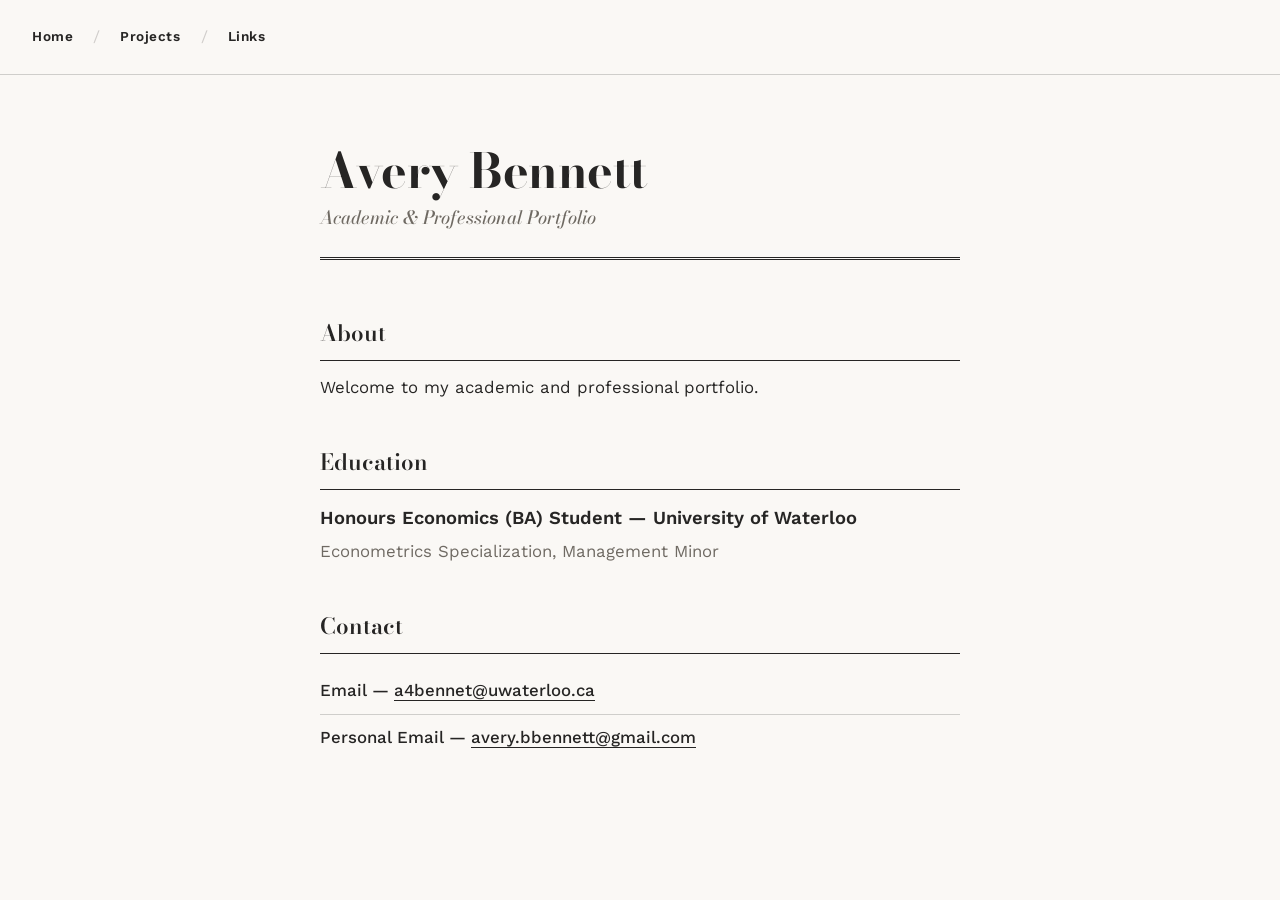
<file: index.html>
<!DOCTYPE html>
<html lang="en">
<head>
<meta charset="UTF-8">
<meta name="viewport" content="width=device-width, initial-scale=1, viewport-fit=cover">
<title>Avery Bennett — Portfolio</title>
<link rel="preconnect" href="https://fonts.googleapis.com">
<link rel="preconnect" href="https://fonts.gstatic.com" crossorigin>
<link href="https://fonts.googleapis.com/css2?family=Bodoni+Moda:ital,wght@0,500;0,600;0,700;0,800;1,500&family=Work+Sans:wght@400;500;600;700&display=swap" rel="stylesheet">
<style>
  :root {
    --ink: #262524;
    --paper: #faf8f5;
    --muted: #6f6a63;
    --rule: rgba(38,37,36,0.2);
  }

  body {
    margin: 0;
    background: var(--paper);
    color: var(--ink);
    font-family: "Work Sans", "Segoe UI", Helvetica, Arial, sans-serif;
    line-height: 1.6;
    -webkit-font-smoothing: antialiased;
  }

  nav {
    display: flex;
    align-items: center;
    gap: 1.25rem;
    padding: 1.5rem 2rem;
    border-bottom: 1px solid var(--rule);
  }
  nav a {
    color: var(--ink);
    text-decoration: none;
    font-weight: 600;
    font-size: 0.85rem;
    letter-spacing: 0.04em;
  }
  nav a:hover, nav a:focus-visible { color: var(--muted); }
  nav .sep { color: var(--rule); }

  main {
    max-width: 640px;
    margin: 0 auto;
    padding: 4.5rem 2rem 5rem;
  }

  .masthead {
    margin-bottom: 3.5rem;
    padding-bottom: 1.5rem;
    border-bottom: 3px double var(--ink);
  }

  h1 {
    font-family: "Bodoni Moda", Georgia, serif;
    font-weight: 700;
    font-size: clamp(2.2rem, 5vw, 3rem);
    line-height: 0.98;
    margin: 0 0 0.6rem;
    letter-spacing: -0.01em;
  }

  .role {
    font-family: "Bodoni Moda", Georgia, serif;
    font-style: italic;
    font-weight: 500;
    color: var(--muted);
    font-size: 1.15rem;
    margin: 0;
  }

  section { margin-bottom: 2.75rem; }

  h2 {
    font-family: "Bodoni Moda", Georgia, serif;
    font-weight: 600;
    font-size: 1.4rem;
    margin: 0 0 0.85rem;
    padding-bottom: 0.5rem;
    border-bottom: 1px solid var(--ink);
  }

  section p { margin: 0; font-size: 1.05rem; }

  .degree { font-weight: 600; font-size: 1.15rem; margin: 0 0 0.35rem; }
  .degree-detail { font-weight: 400; color: var(--muted); margin: 0; }

  ul.contact { list-style: none; margin: 0; padding: 0; }
  ul.contact li {
    font-weight: 500;
    font-size: 1.05rem;
    padding: 0.6rem 0;
    border-bottom: 1px solid var(--rule);
  }
  ul.contact li:last-child { border-bottom: none; }
  ul.contact a {
    color: var(--ink);
    text-decoration: none;
    border-bottom: 1px solid var(--ink);
  }
  ul.contact a:hover, ul.contact a:focus-visible { color: var(--muted); border-color: var(--muted); }
</style>
</head>
<body>

<nav>
  <a href="index.html">Home</a>
  <span class="sep">/</span>
  <a href="projects.html">Projects</a>
  <span class="sep">/</span>
  <a href="links.html">Links</a>
</nav>

<main>
  <div class="masthead">
    <h1>Avery Bennett</h1>
    <p class="role">Academic &amp; Professional Portfolio</p>
  </div>

  <section>
    <h2>About</h2>
    <p>Welcome to my academic and professional portfolio.</p>
  </section>

  <section>
    <h2>Education</h2>
    <p class="degree">Honours Economics (BA) Student — University of Waterloo</p>
    <p class="degree-detail">Econometrics Specialization, Management Minor</p>
  </section>

  <section>
    <h2>Contact</h2>
    <ul class="contact">
      <li>Email — <a href="mailto:a4bennet@uwaterloo.ca">a4bennet@uwaterloo.ca</a></li>
      <li>Personal Email — <a href="mailto:avery.bbennett@gmail.com">avery.bbennett@gmail.com</a></li>
    </ul>
  </section>
</main>

</body>
</html>
</file>
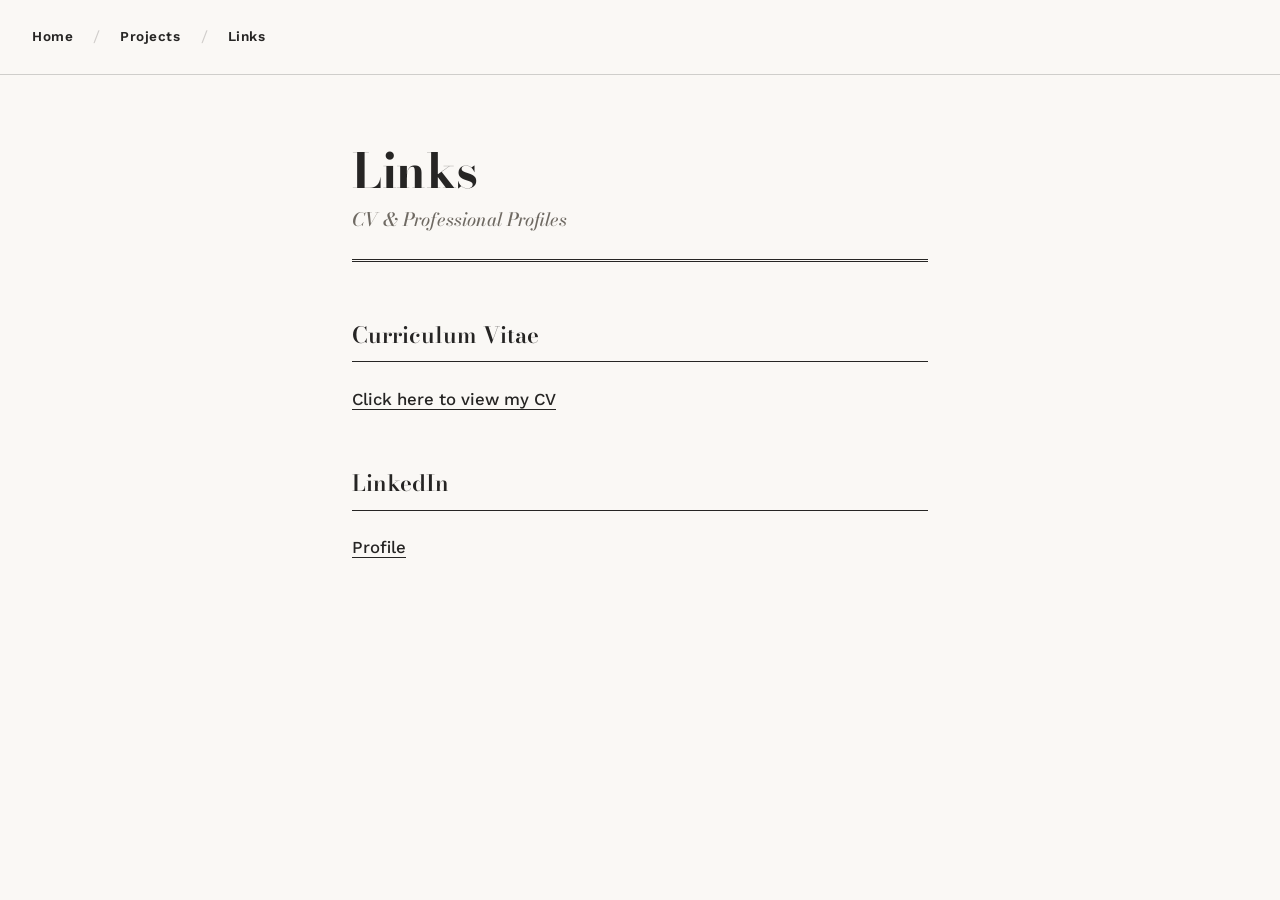
<file: links.html>
<!DOCTYPE html>
<html lang="en">
<head>
<meta charset="UTF-8">
<meta name="viewport" content="width=device-width, initial-scale=1, viewport-fit=cover">
<title>Links — Avery Bennett</title>
<link rel="preconnect" href="https://fonts.googleapis.com">
<link rel="preconnect" href="https://fonts.gstatic.com" crossorigin>
<link href="https://fonts.googleapis.com/css2?family=Bodoni+Moda:ital,wght@0,500;0,600;0,700;0,800;1,500&family=Work+Sans:wght@400;500;600;700&display=swap" rel="stylesheet">
<link rel="stylesheet" href="style.css">
</head>
<body>

<nav>
  <a href="index.html">Home</a>
  <span class="sep">/</span>
  <a href="projects.html">Projects</a>
  <span class="sep">/</span>
  <a href="links.html">Links</a>
</nav>

<main>
  <div class="masthead">
    <h1>Links</h1>
    <p class="role">CV &amp; Professional Profiles</p>
  </div>

  <section>
    <h2>Curriculum Vitae</h2>
    <ul class="contact">
      <li><a href="CV.pdf" target="_blank">Click here to view my CV</a></li>
    </ul>
  </section>

  <section>
    <h2>LinkedIn</h2>
    <ul class="contact">
      <li><a href="www.linkedin.com/in/avery-bennett-7489ab337" target="_blank">Profile</a></li>
    </ul>
  </section>
</main>

</body>
</html>
</file>
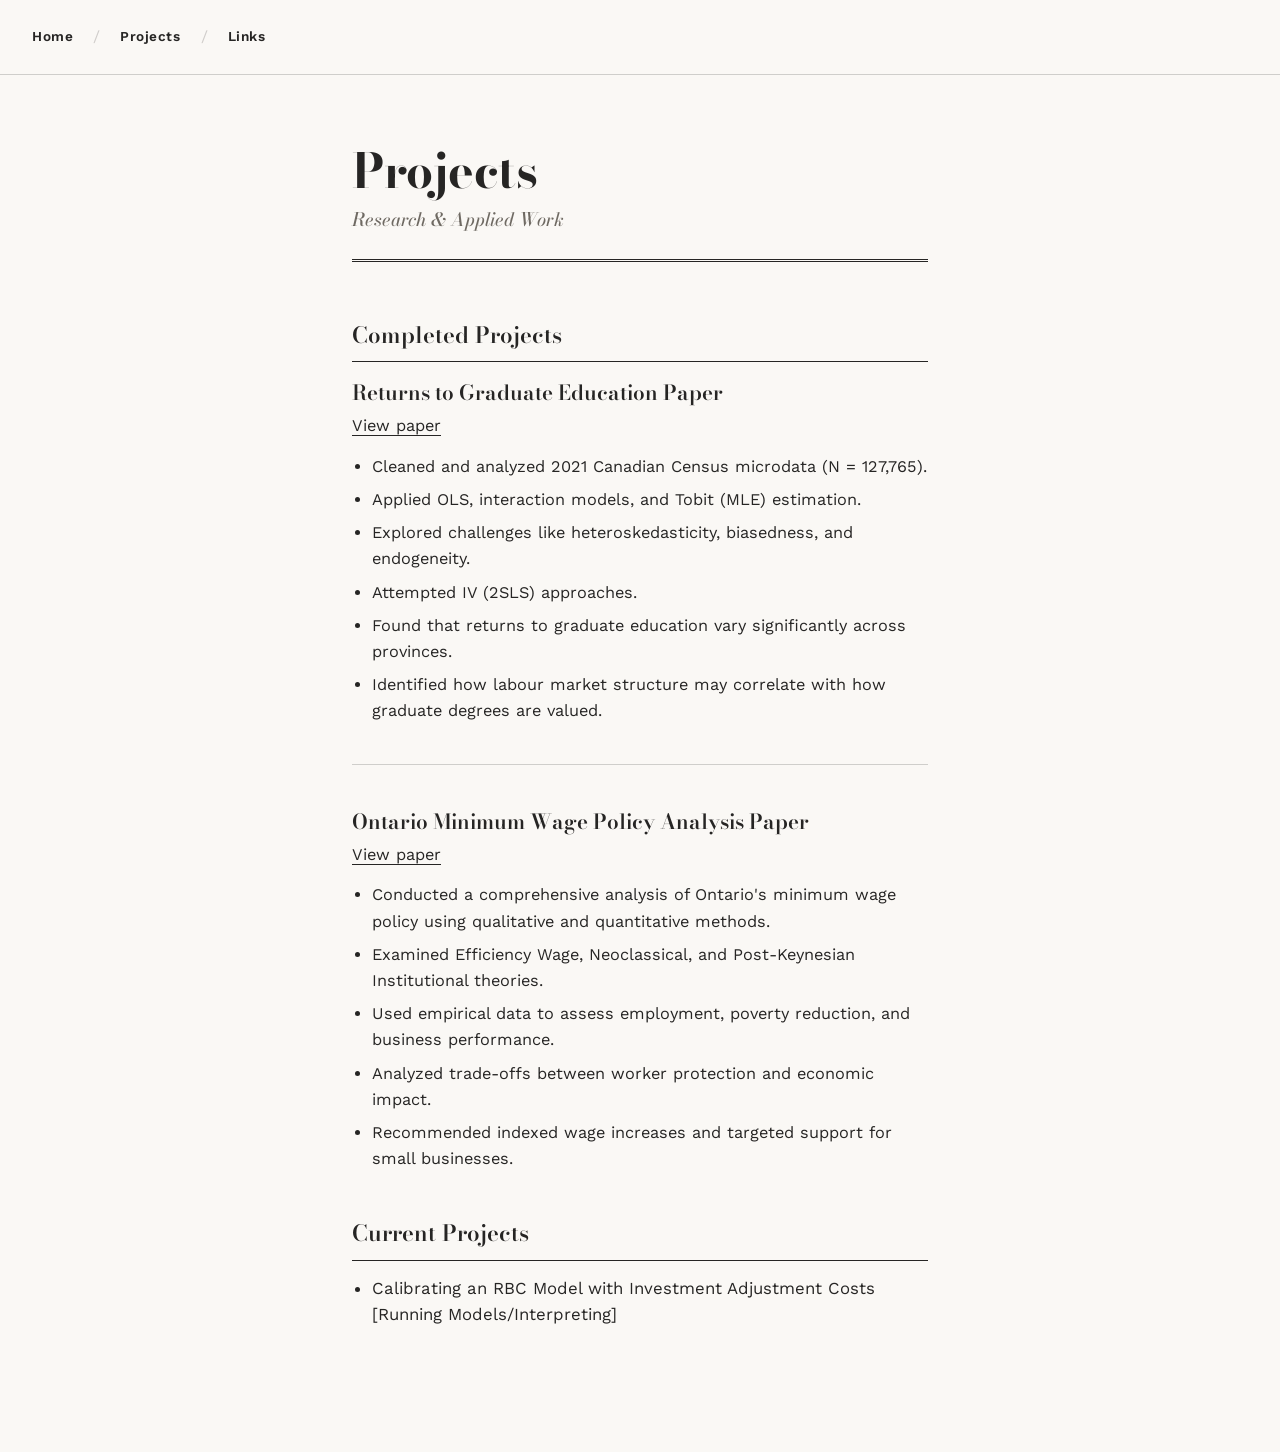
<file: projects.html>
<!DOCTYPE html>
<html lang="en">
<head>
<meta charset="UTF-8">
<meta name="viewport" content="width=device-width, initial-scale=1, viewport-fit=cover">
<title>Projects — Avery Bennett</title>
<link rel="preconnect" href="https://fonts.googleapis.com">
<link rel="preconnect" href="https://fonts.gstatic.com" crossorigin>
<link href="https://fonts.googleapis.com/css2?family=Bodoni+Moda:ital,wght@0,500;0,600;0,700;0,800;1,500&family=Work+Sans:wght@400;500;600;700&display=swap" rel="stylesheet">
<link rel="stylesheet" href="style.css">
</head>
<body>

<nav>
  <a href="index.html">Home</a>
  <span class="sep">/</span>
  <a href="projects.html">Projects</a>
  <span class="sep">/</span>
  <a href="links.html">Links</a>
</nav>

<main>
  <div class="masthead">
    <h1>Projects</h1>
    <p class="role">Research &amp; Applied Work</p>
  </div>

  <section>
    <h2>Completed Projects</h2>
    <ul class="project-list">
     <li>
  <div class="project-title">Returns to Graduate Education Paper</div>
  <a href="To-Grad-or-Not-to-Grad.pdf" target="_blank">View paper</a>
  <ul>
    <li>Cleaned and analyzed 2021 Canadian Census microdata (N = 127,765).</li>
    <li>Applied OLS, interaction models, and Tobit (MLE) estimation.</li>
    <li>Explored challenges like heteroskedasticity, biasedness, and endogeneity.</li>
    <li>Attempted IV (2SLS) approaches.</li>
    <li>Found that returns to graduate education vary significantly across provinces.</li>
    <li>Identified how labour market structure may correlate with how graduate degrees are valued.</li>
  </ul>
</li>

<li>
  <div class="project-title">Ontario Minimum Wage Policy Analysis Paper</div>
  <a href="ECON 241 Term Paper.pdf" target="_blank">View paper</a>
  <ul>
    <li>Conducted a comprehensive analysis of Ontario's minimum wage policy using qualitative and quantitative methods.</li>
    <li>Examined Efficiency Wage, Neoclassical, and Post-Keynesian Institutional theories.</li>
    <li>Used empirical data to assess employment, poverty reduction, and business performance.</li>
    <li>Analyzed trade-offs between worker protection and economic impact.</li>
    <li>Recommended indexed wage increases and targeted support for small businesses.</li>
  </ul>
</li>
  </section>

  <section>
    <h2>Current Projects</h2>
    <ul class="plain-list">
      <li>Calibrating an RBC Model with Investment Adjustment Costs [Running Models/Interpreting]</li>
    </ul>
  </section>
</main>

</body>
</html>
</file>
<file: style.css>
:root {
  --ink: #262524;
  --paper: #faf8f5;
  --muted: #6f6a63;
  --rule: rgba(38,37,36,0.2);
}

* { box-sizing: border-box; }

body {
  margin: 0;
  background: var(--paper);
  color: var(--ink);
  font-family: "Work Sans", "Segoe UI", Helvetica, Arial, sans-serif;
  line-height: 1.6;
  -webkit-font-smoothing: antialiased;
}

nav {
  display: flex;
  align-items: center;
  gap: 1.25rem;
  padding: 1.5rem 2rem;
  border-bottom: 1px solid var(--rule);
}
nav a {
  color: var(--ink);
  text-decoration: none;
  font-weight: 600;
  font-size: 0.85rem;
  letter-spacing: 0.04em;
}
nav a:hover, nav a:focus-visible { color: var(--muted); }
nav .sep { color: var(--rule); }

main {
  max-width: 640px;
  margin: 0 auto;
  padding: 4.5rem 2rem 5rem;
}

.masthead {
  margin-bottom: 3.5rem;
  padding-bottom: 1.5rem;
  border-bottom: 3px double var(--ink);
}

h1 {
  font-family: "Bodoni Moda", Georgia, serif;
  font-weight: 700;
  font-size: clamp(2.2rem, 5vw, 3rem);
  line-height: 1.02;
  margin: 0 0 0.6rem;
  letter-spacing: -0.01em;
}

.role {
  font-family: "Bodoni Moda", Georgia, serif;
  font-style: italic;
  font-weight: 500;
  color: var(--muted);
  font-size: 1.15rem;
  margin: 0;
}

section { margin-bottom: 2.75rem; }

h2 {
  font-family: "Bodoni Moda", Georgia, serif;
  font-weight: 600;
  font-size: 1.4rem;
  margin: 0 0 0.85rem;
  padding-bottom: 0.5rem;
  border-bottom: 1px solid var(--ink);
}

section p { margin: 0; font-size: 1.05rem; }

.degree { font-weight: 600; font-size: 1.15rem; margin: 0 0 0.35rem; }
.degree-detail { font-weight: 400; color: var(--muted); margin: 0; }

/* Simple contact-style link lists (used on index.html and links.html) */
ul.contact { list-style: none; margin: 0; padding: 0; }
ul.contact li {
  font-weight: 500;
  font-size: 1.05rem;
  padding: 0.6rem 0;
  border-bottom: 1px solid var(--rule);
}
ul.contact li:last-child { border-bottom: none; }
ul.contact a {
  color: var(--ink);
  text-decoration: none;
  border-bottom: 1px solid var(--ink);
}
ul.contact a:hover, ul.contact a:focus-visible { color: var(--muted); border-color: var(--muted); }

/* Project list (used on projects.html) */
ul.project-list { list-style: none; margin: 0; padding: 0; }
ul.project-list > li {
  margin-bottom: 2.5rem;
  padding-bottom: 2rem;
  border-bottom: 1px solid var(--rule);
}
ul.project-list > li:last-child {
  border-bottom: none;
  margin-bottom: 0;
  padding-bottom: 0;
}

.project-title {
  font-family: "Bodoni Moda", Georgia, serif;
  font-weight: 600;
  font-size: 1.3rem;
  margin-bottom: 0.25rem;
}

.project-title + a {
  color: var(--ink);
  text-decoration: none;
  border-bottom: 1px solid var(--ink);
  font-size: 1.02rem;
}

.project-title + a:hover,
.project-title + a:focus-visible {
  color: var(--muted);
  border-color: var(--muted);
}

ul.project-list ul {
  list-style: disc;
  margin: 0.9rem 0 0;
  padding-left: 1.25rem;
}
ul.project-list ul li {
  font-size: 1.02rem;
  margin-bottom: 0.45rem;
  color: var(--ink);
}

/* Plain in-progress list (used on projects.html, "Current Projects") */
ul.plain-list {
  list-style: disc;
  margin: 0;
  padding-left: 1.25rem;
}
ul.plain-list li {
  font-size: 1.05rem;
  margin-bottom: 0.5rem;
}
</file>
